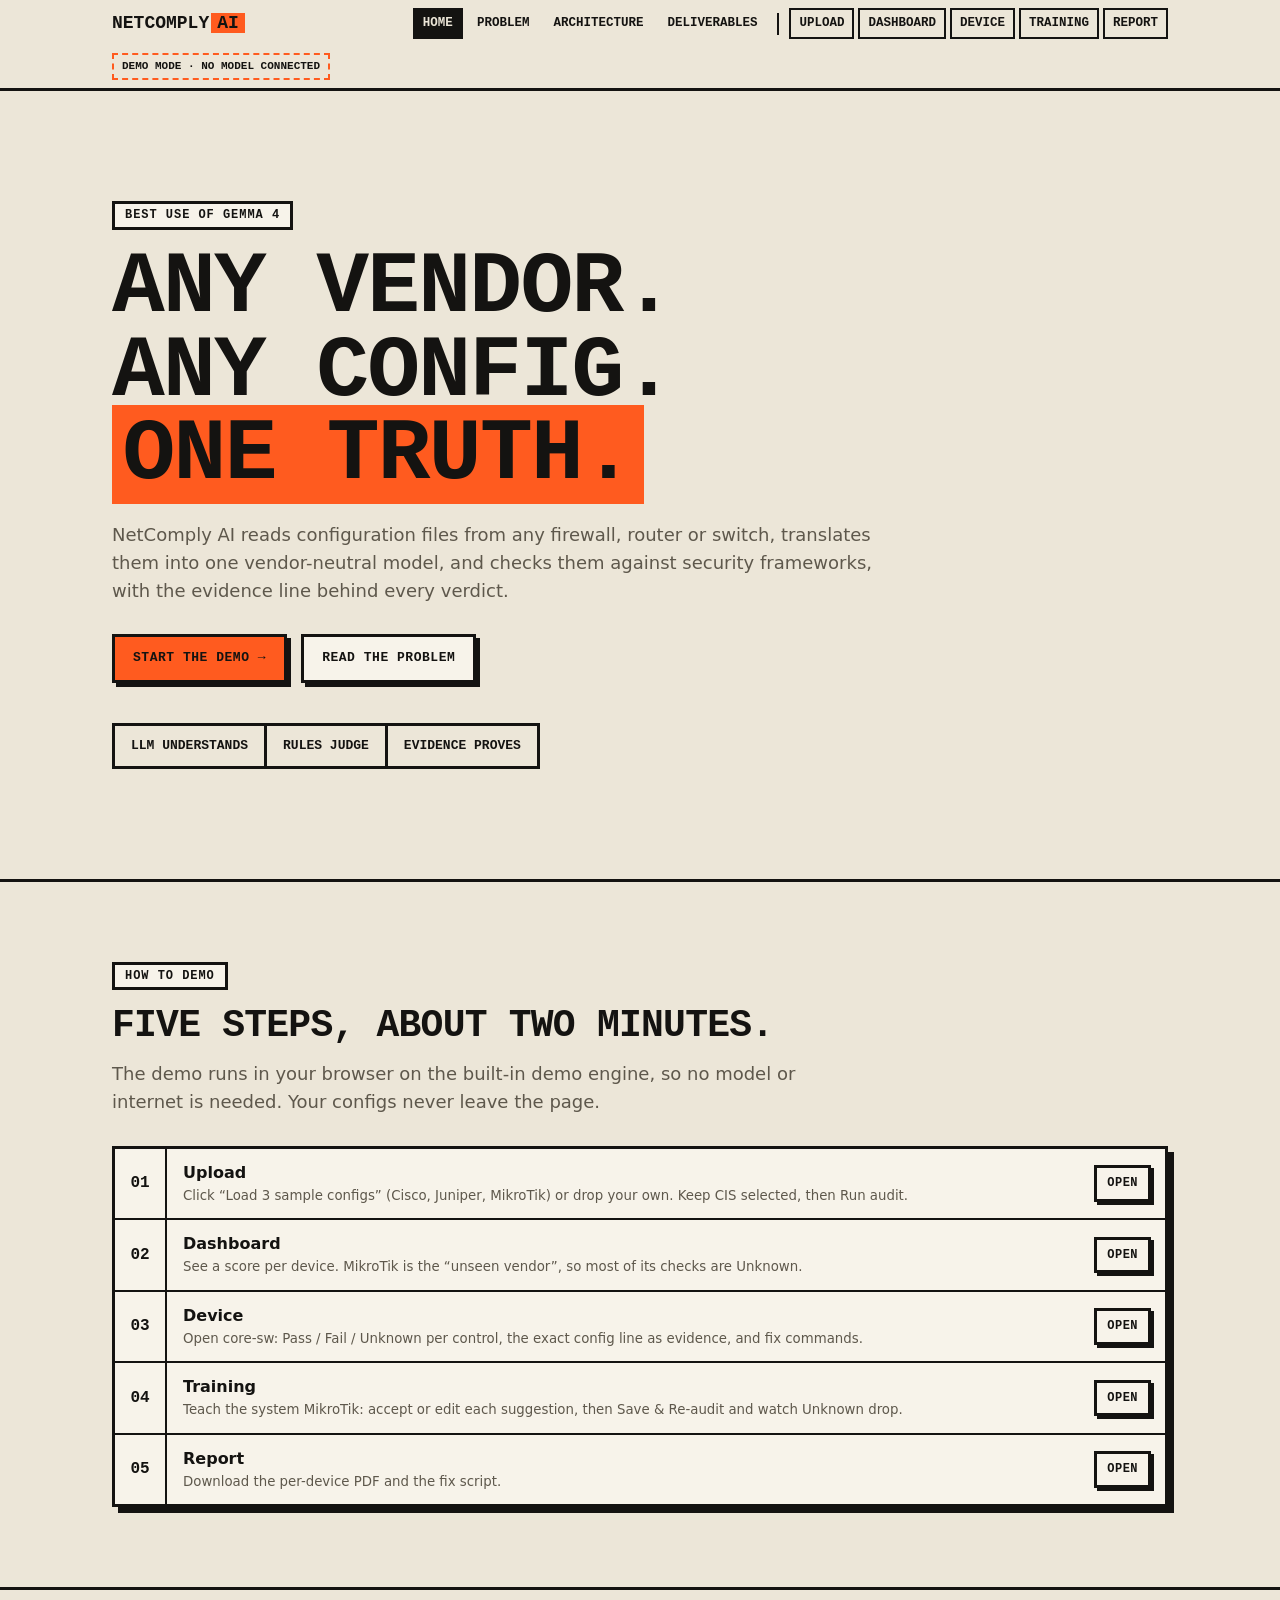
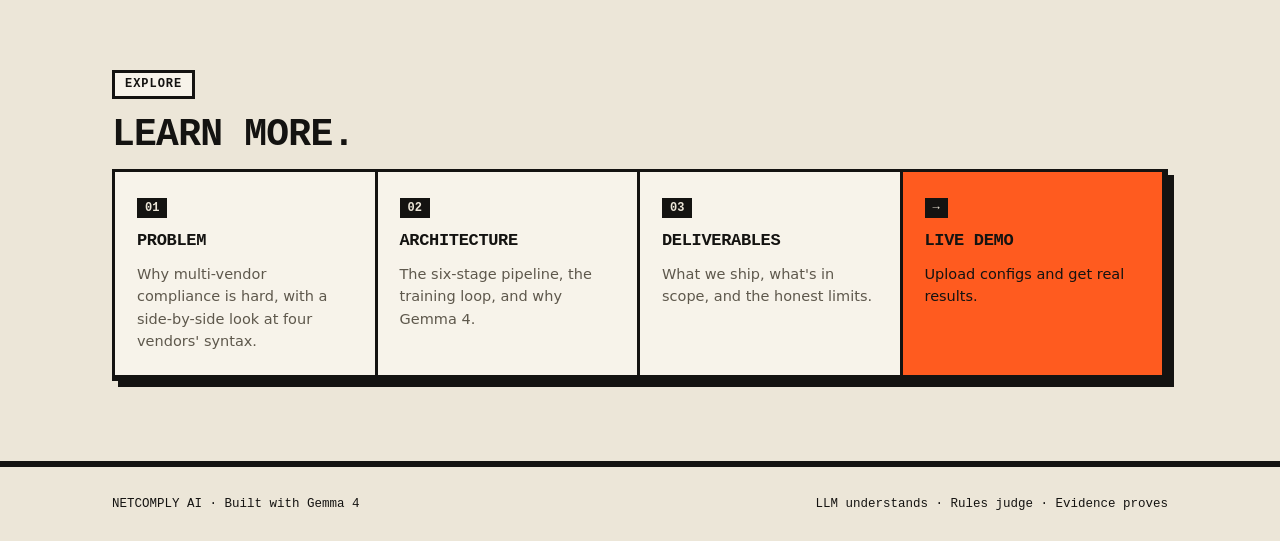
<file: index.html>
<!DOCTYPE html>
<html lang="en">
<head>
  <meta charset="utf-8" />
  <meta name="viewport" content="width=device-width, initial-scale=1" />
  <meta name="snowflake-source" content="cortex-agent-authored" />
  <title>NetComply AI — Vendor-Agnostic Network Compliance</title>
  <link rel="stylesheet" href="/assets/styles.css" />
</head>
<body data-page="home">
<main>
  <header class="hero">
    <div class="wrap">
      <div class="kicker">Best Use of Gemma 4</div>
      <h1>Any vendor.<br>Any config.<br><mark>One truth.</mark></h1>
      <p class="lead">NetComply AI reads configuration files from any firewall, router or switch, translates them into one vendor-neutral model, and checks them against security frameworks, with the evidence line behind every verdict.</p>
      <div class="row">
        <a class="btn primary" href="/upload/">Start the demo →</a>
        <a class="btn" href="/problem/">Read the problem</a>
      </div>
      <div class="stamp"><div>LLM UNDERSTANDS</div><div>RULES JUDGE</div><div>EVIDENCE PROVES</div></div>
    </div>
  </header>

  <section>
    <div class="wrap">
      <div class="kicker">How to demo</div>
      <h2>Five steps, about two minutes.</h2>
      <p class="lead">The demo runs in your browser on the built-in demo engine, so no model or internet is needed. Your configs never leave the page.</p>
      <ol class="howto">
        <li><div><strong>Upload</strong><small>Click “Load 3 sample configs” (Cisco, Juniper, MikroTik) or drop your own. Keep CIS selected, then Run audit.</small></div><a class="btn sm" href="/upload/">Open</a></li>
        <li><div><strong>Dashboard</strong><small>See a score per device. MikroTik is the “unseen vendor”, so most of its checks are Unknown.</small></div><a class="btn sm" href="/dashboard/">Open</a></li>
        <li><div><strong>Device</strong><small>Open core-sw: Pass / Fail / Unknown per control, the exact config line as evidence, and fix commands.</small></div><a class="btn sm" href="/device/">Open</a></li>
        <li><div><strong>Training</strong><small>Teach the system MikroTik: accept or edit each suggestion, then Save &amp; Re-audit and watch Unknown drop.</small></div><a class="btn sm" href="/training/">Open</a></li>
        <li><div><strong>Report</strong><small>Download the per-device PDF and the fix script.</small></div><a class="btn sm" href="/report/">Open</a></li>
      </ol>
    </div>
  </section>

  <section>
    <div class="wrap">
      <div class="kicker">Explore</div>
      <h2>Learn more.</h2>
      <div class="tiles">
        <a class="tile" href="/problem/"><div class="num">01</div><h3>PROBLEM</h3><p>Why multi-vendor compliance is hard, with a side-by-side look at four vendors' syntax.</p></a>
        <a class="tile" href="/architecture/"><div class="num">02</div><h3>ARCHITECTURE</h3><p>The six-stage pipeline, the training loop, and why Gemma 4.</p></a>
        <a class="tile" href="/deliverables/"><div class="num">03</div><h3>DELIVERABLES</h3><p>What we ship, what's in scope, and the honest limits.</p></a>
        <a class="tile go" href="/upload/"><div class="num">→</div><h3>LIVE DEMO</h3><p>Upload configs and get real results.</p></a>
      </div>
    </div>
  </section>
</main>
<script src="/assets/samples.js"></script>
<script src="/assets/engine.js"></script>
<script src="/assets/app.js"></script>
</body>
</html>
</file>
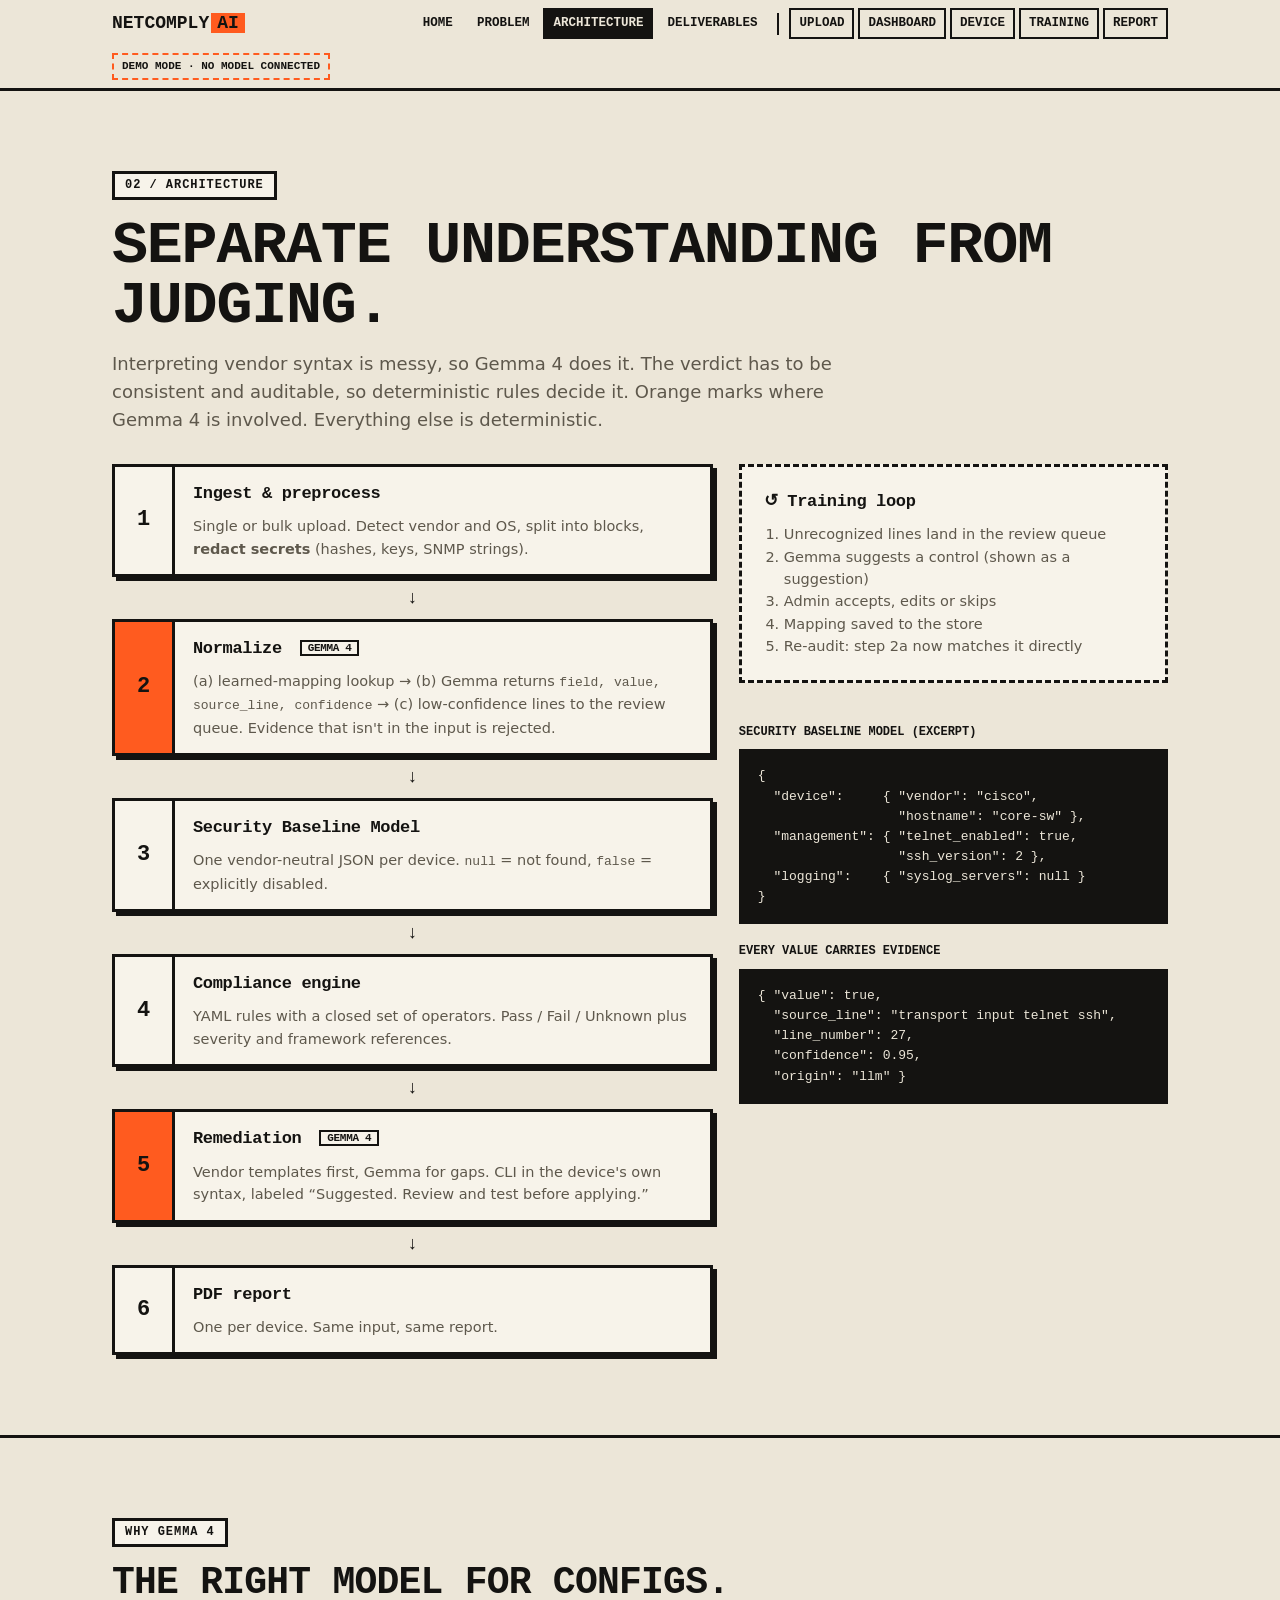
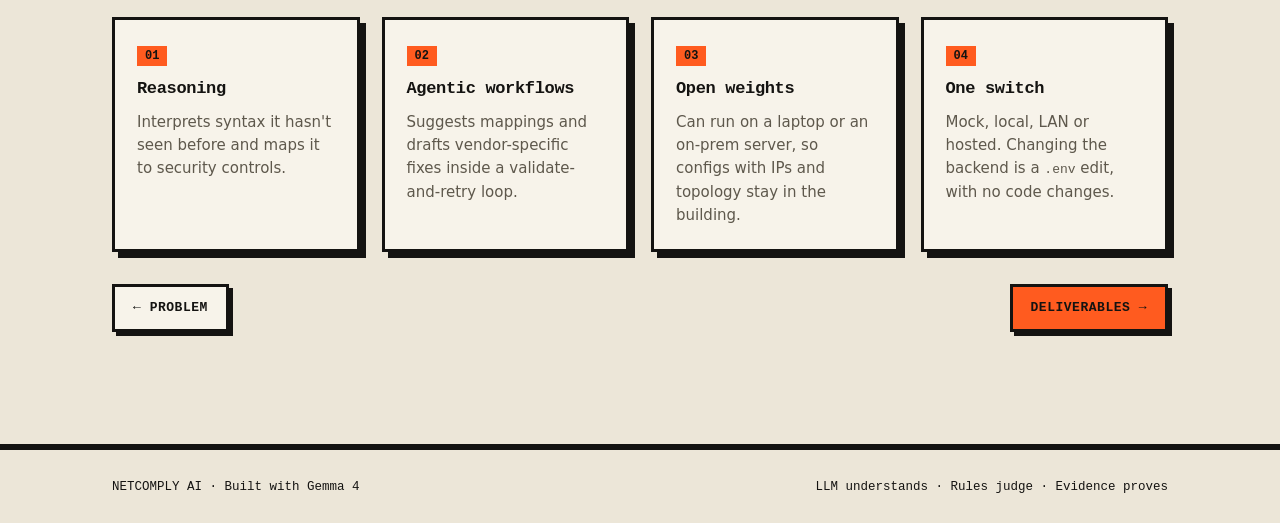
<file: architecture/index.html>
<!DOCTYPE html>
<html lang="en">
<head>
  <meta charset="utf-8" />
  <meta name="viewport" content="width=device-width, initial-scale=1" />
  <meta name="snowflake-source" content="cortex-agent-authored" />
  <title>Architecture — NetComply AI</title>
  <link rel="stylesheet" href="/assets/styles.css" />
</head>
<body data-page="architecture">
<main>
  <section>
    <div class="wrap">
      <div class="kicker">02 / Architecture</div>
      <h1>Separate understanding from judging.</h1>
      <p class="lead">Interpreting vendor syntax is messy, so Gemma 4 does it. The verdict has to be consistent and auditable, so deterministic rules decide it. Orange marks where Gemma 4 is involved. Everything else is deterministic.</p>
      <div class="arch">
        <div class="pipe">
          <div class="stage"><div class="n">1</div><div class="body"><h3>Ingest &amp; preprocess</h3><p>Single or bulk upload. Detect vendor and OS, split into blocks, <strong>redact secrets</strong> (hashes, keys, SNMP strings).</p></div></div>
          <div class="arrow">↓</div>
          <div class="stage ai"><div class="n">2</div><div class="body"><h3>Normalize <span class="tag">Gemma 4</span></h3><p>(a) learned-mapping lookup → (b) Gemma returns <code>field, value, source_line, confidence</code> → (c) low-confidence lines to the review queue. Evidence that isn't in the input is rejected.</p></div></div>
          <div class="arrow">↓</div>
          <div class="stage"><div class="n">3</div><div class="body"><h3>Security Baseline Model</h3><p>One vendor-neutral JSON per device. <code>null</code> = not found, <code>false</code> = explicitly disabled.</p></div></div>
          <div class="arrow">↓</div>
          <div class="stage"><div class="n">4</div><div class="body"><h3>Compliance engine</h3><p>YAML rules with a closed set of operators. Pass / Fail / Unknown plus severity and framework references.</p></div></div>
          <div class="arrow">↓</div>
          <div class="stage ai"><div class="n">5</div><div class="body"><h3>Remediation <span class="tag">Gemma 4</span></h3><p>Vendor templates first, Gemma for gaps. CLI in the device's own syntax, labeled “Suggested. Review and test before applying.”</p></div></div>
          <div class="arrow">↓</div>
          <div class="stage"><div class="n">6</div><div class="body"><h3>PDF report</h3><p>One per device. Same input, same report.</p></div></div>
        </div>
        <div style="display:grid; gap:22px">
          <div class="loop">
            <h3>↺ Training loop</h3>
            <ol>
              <li>Unrecognized lines land in the review queue</li>
              <li>Gemma suggests a control (shown as a suggestion)</li>
              <li>Admin accepts, edits or skips</li>
              <li>Mapping saved to the store</li>
              <li>Re-audit: step 2a now matches it directly</li>
            </ol>
          </div>
          <div>
            <div class="out">Security Baseline Model (excerpt)</div>
<pre>{
  "device":     { "vendor": "cisco",
                  "hostname": "core-sw" },
  "management": { "telnet_enabled": true,
                  "ssh_version": 2 },
  "logging":    { "syslog_servers": null }
}</pre>
            <div class="out">Every value carries evidence</div>
<pre>{ "value": true,
  "source_line": "transport input telnet ssh",
  "line_number": 27,
  "confidence": 0.95,
  "origin": "llm" }</pre>
          </div>
        </div>
      </div>
    </div>
  </section>
  <section>
    <div class="wrap">
      <div class="kicker">Why Gemma 4</div>
      <h2>The right model for configs.</h2>
      <div class="grid">
        <div class="card"><div class="num hot">01</div><h3>Reasoning</h3><p>Interprets syntax it hasn't seen before and maps it to security controls.</p></div>
        <div class="card"><div class="num hot">02</div><h3>Agentic workflows</h3><p>Suggests mappings and drafts vendor-specific fixes inside a validate-and-retry loop.</p></div>
        <div class="card"><div class="num hot">03</div><h3>Open weights</h3><p>Can run on a laptop or an on-prem server, so configs with IPs and topology stay in the building.</p></div>
        <div class="card"><div class="num hot">04</div><h3>One switch</h3><p>Mock, local, LAN or hosted. Changing the backend is a <code>.env</code> edit, with no code changes.</p></div>
      </div>
      <div class="pager"><a class="btn" href="/problem/">← Problem</a><a class="btn primary" href="/deliverables/">Deliverables →</a></div>
    </div>
  </section>
</main>
<script src="/assets/samples.js"></script>
<script src="/assets/engine.js"></script>
<script src="/assets/app.js"></script>
</body>
</html>
</file>
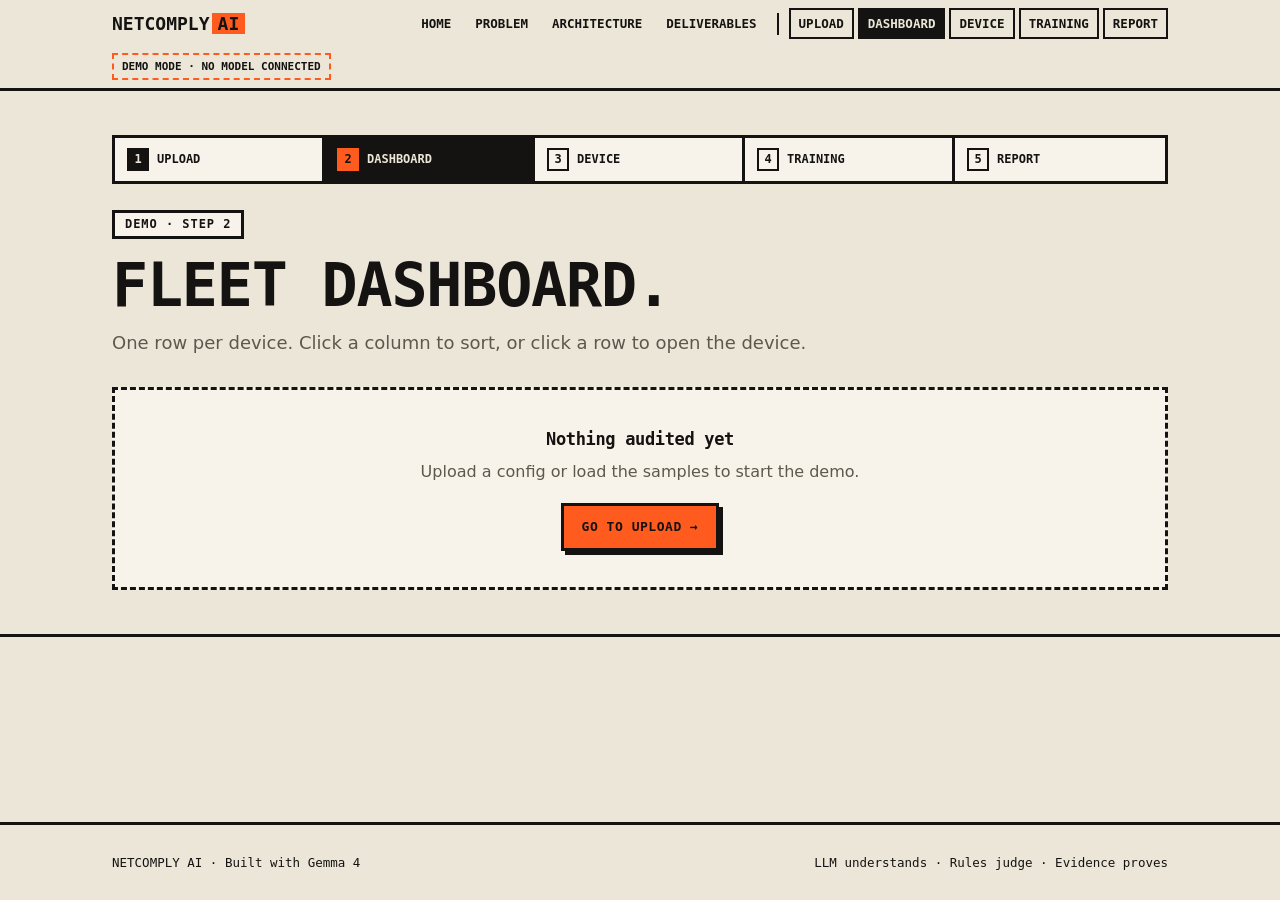
<file: dashboard/index.html>
<!DOCTYPE html>
<html lang="en">
<head>
  <meta charset="utf-8" />
  <meta name="viewport" content="width=device-width, initial-scale=1" />
  <meta name="snowflake-source" content="cortex-agent-authored" />
  <title>Dashboard — NetComply AI</title>
  <link rel="stylesheet" href="/assets/styles.css" />
</head>
<body data-page="dashboard">
<main>
  <section class="tight">
    <div class="wrap">
      <div id="progress"></div>
      <div class="kicker">Demo · Step 2</div>
      <h1>Fleet dashboard.</h1>
      <p class="lead">One row per device. Click a column to sort, or click a row to open the device.</p>
      <div id="app"></div>
    </div>
  </section>
</main>
<script src="/assets/samples.js"></script>
<script src="/assets/engine.js"></script>
<script src="/assets/app.js"></script>
</body>
</html>
</file>
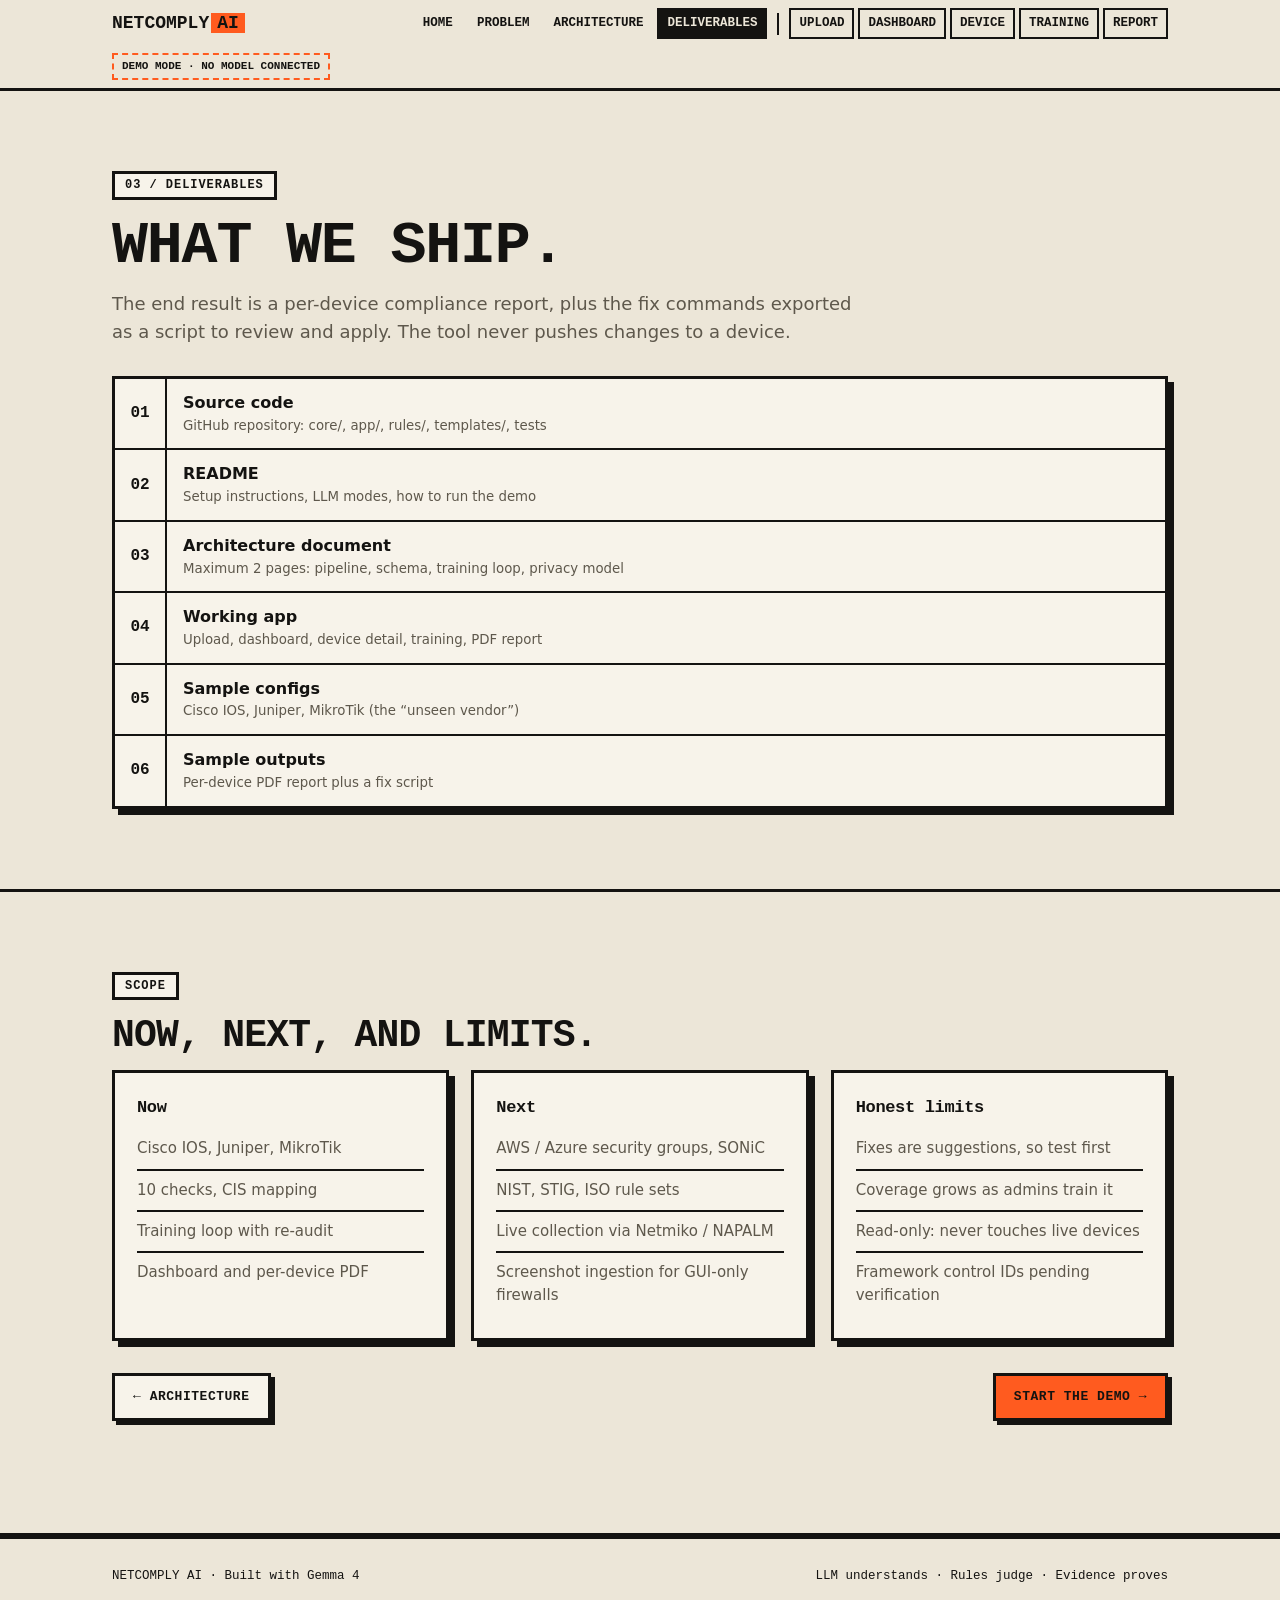
<file: deliverables/index.html>
<!DOCTYPE html>
<html lang="en">
<head>
  <meta charset="utf-8" />
  <meta name="viewport" content="width=device-width, initial-scale=1" />
  <meta name="snowflake-source" content="cortex-agent-authored" />
  <title>Deliverables — NetComply AI</title>
  <link rel="stylesheet" href="/assets/styles.css" />
</head>
<body data-page="deliverables">
<main>
  <section>
    <div class="wrap">
      <div class="kicker">03 / Deliverables</div>
      <h1>What we ship.</h1>
      <p class="lead">The end result is a per-device compliance report, plus the fix commands exported as a script to review and apply. The tool never pushes changes to a device.</p>
      <ul class="check">
        <li><span>01</span><div><strong>Source code</strong><small>GitHub repository: core/, app/, rules/, templates/, tests</small></div></li>
        <li><span>02</span><div><strong>README</strong><small>Setup instructions, LLM modes, how to run the demo</small></div></li>
        <li><span>03</span><div><strong>Architecture document</strong><small>Maximum 2 pages: pipeline, schema, training loop, privacy model</small></div></li>
        <li><span>04</span><div><strong>Working app</strong><small>Upload, dashboard, device detail, training, PDF report</small></div></li>
        <li><span>05</span><div><strong>Sample configs</strong><small>Cisco IOS, Juniper, MikroTik (the “unseen vendor”)</small></div></li>
        <li><span>06</span><div><strong>Sample outputs</strong><small>Per-device PDF report plus a fix script</small></div></li>
      </ul>
    </div>
  </section>
  <section>
    <div class="wrap">
      <div class="kicker">Scope</div>
      <h2>Now, next, and limits.</h2>
      <div class="grid">
        <div class="card"><h3>Now</h3><ul class="plain"><li>Cisco IOS, Juniper, MikroTik</li><li>10 checks, CIS mapping</li><li>Training loop with re-audit</li><li>Dashboard and per-device PDF</li></ul></div>
        <div class="card"><h3>Next</h3><ul class="plain"><li>AWS / Azure security groups, SONiC</li><li>NIST, STIG, ISO rule sets</li><li>Live collection via Netmiko / NAPALM</li><li>Screenshot ingestion for GUI-only firewalls</li></ul></div>
        <div class="card"><h3>Honest limits</h3><ul class="plain"><li>Fixes are suggestions, so test first</li><li>Coverage grows as admins train it</li><li>Read-only: never touches live devices</li><li>Framework control IDs pending verification</li></ul></div>
      </div>
      <div class="pager"><a class="btn" href="/architecture/">← Architecture</a><a class="btn primary" href="/upload/">Start the demo →</a></div>
    </div>
  </section>
</main>
<script src="/assets/samples.js"></script>
<script src="/assets/engine.js"></script>
<script src="/assets/app.js"></script>
</body>
</html>
</file>
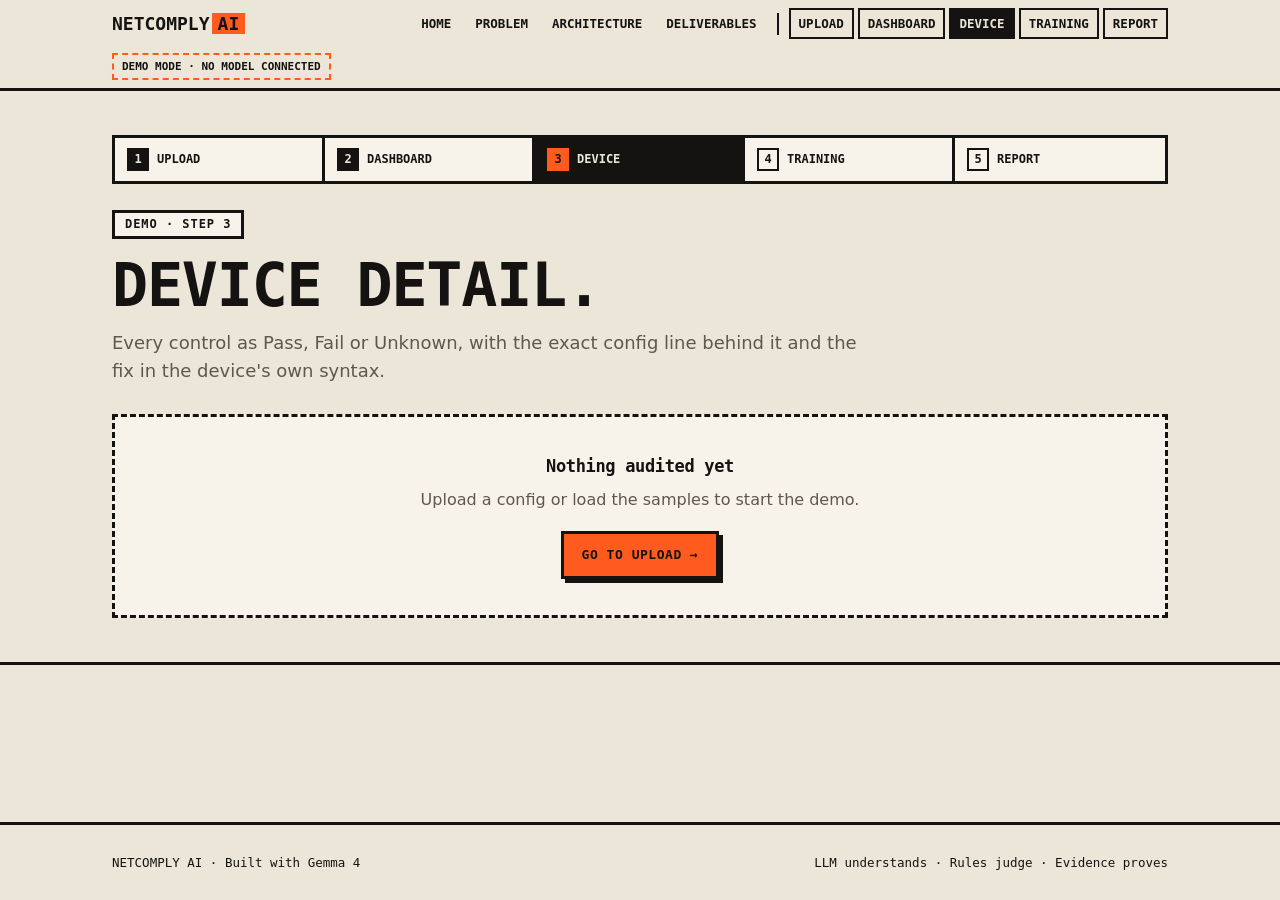
<file: device/index.html>
<!DOCTYPE html>
<html lang="en">
<head>
  <meta charset="utf-8" />
  <meta name="viewport" content="width=device-width, initial-scale=1" />
  <meta name="snowflake-source" content="cortex-agent-authored" />
  <title>Device — NetComply AI</title>
  <link rel="stylesheet" href="/assets/styles.css" />
</head>
<body data-page="device">
<main>
  <section class="tight">
    <div class="wrap">
      <div id="progress"></div>
      <div class="kicker">Demo · Step 3</div>
      <h1>Device detail.</h1>
      <p class="lead">Every control as Pass, Fail or Unknown, with the exact config line behind it and the fix in the device's own syntax.</p>
      <div id="app"></div>
    </div>
  </section>
</main>
<script src="/assets/samples.js"></script>
<script src="/assets/engine.js"></script>
<script src="/assets/app.js"></script>
</body>
</html>
</file>
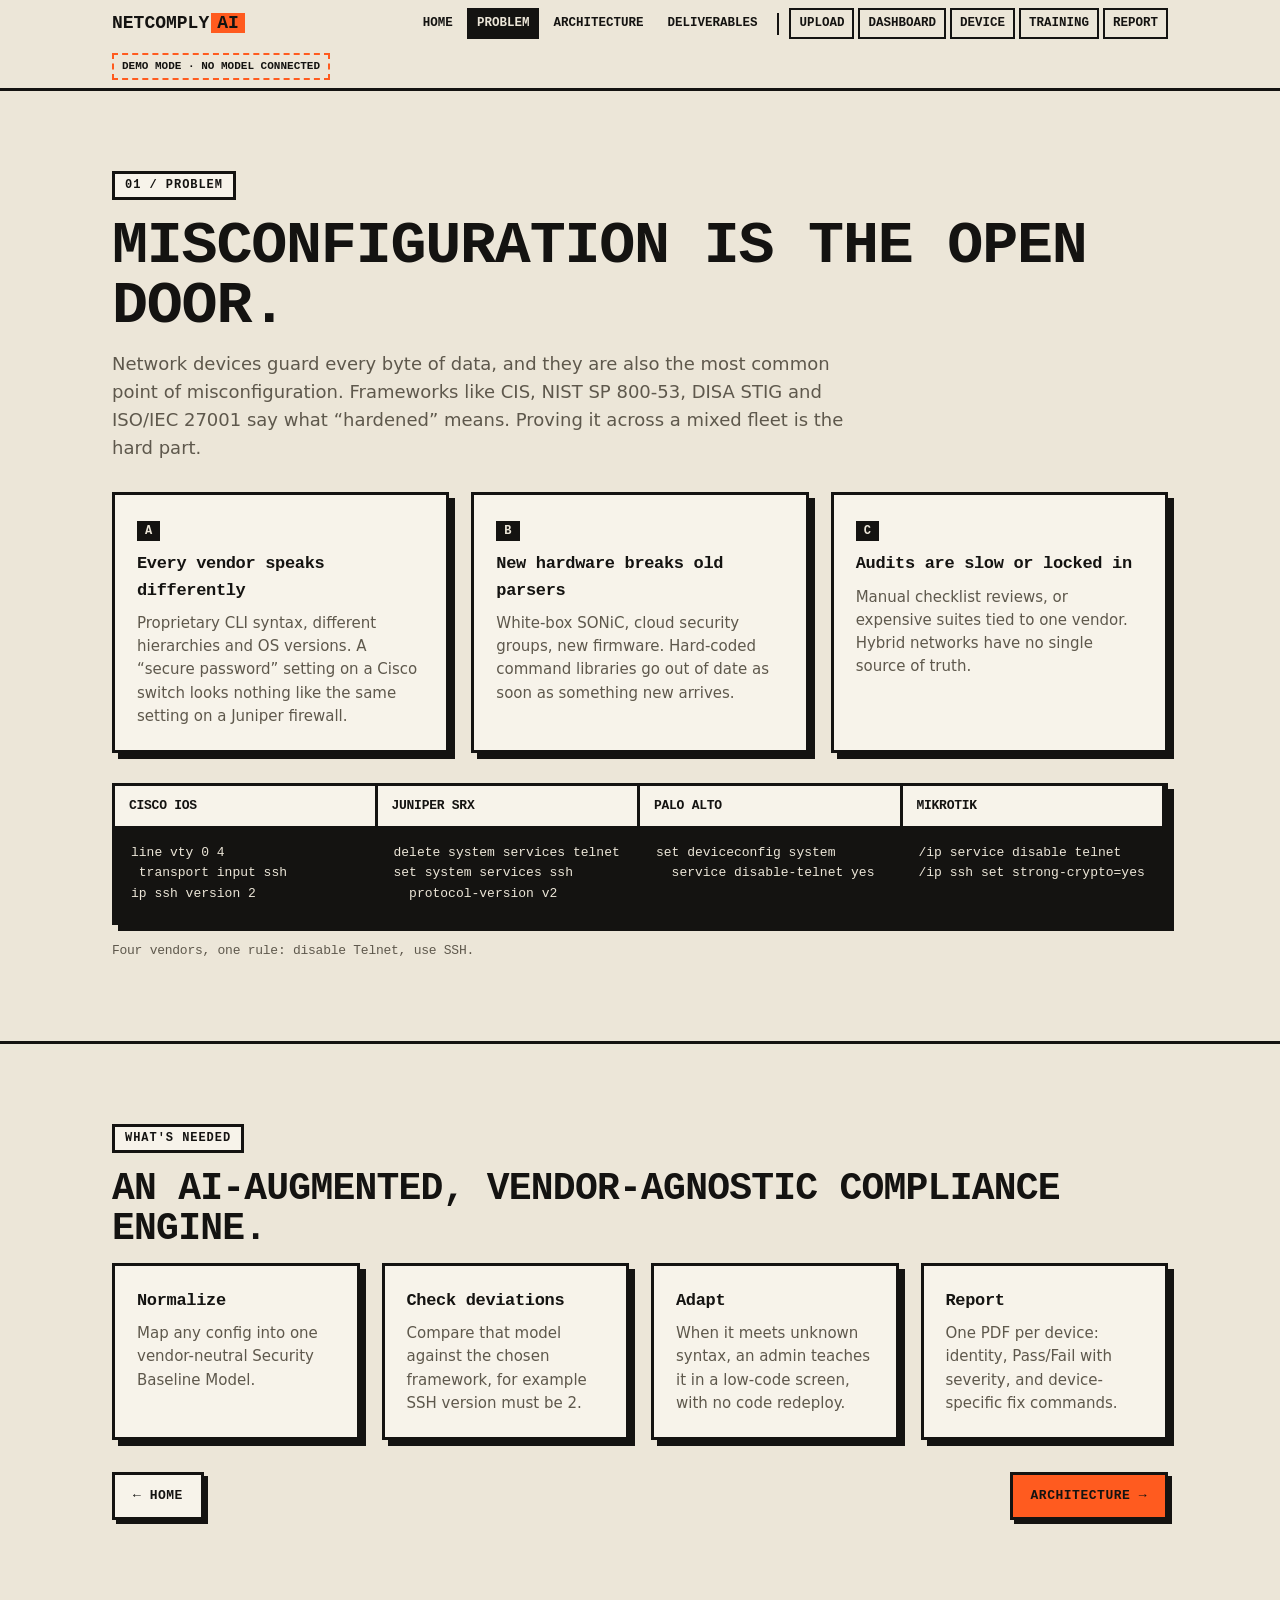
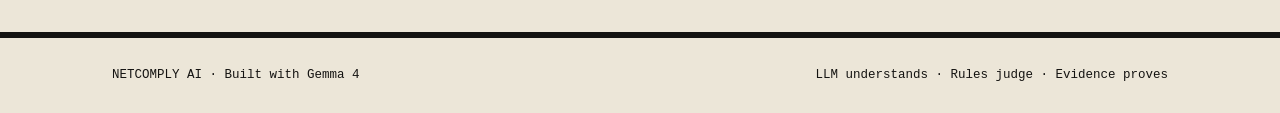
<file: problem/index.html>
<!DOCTYPE html>
<html lang="en">
<head>
  <meta charset="utf-8" />
  <meta name="viewport" content="width=device-width, initial-scale=1" />
  <meta name="snowflake-source" content="cortex-agent-authored" />
  <title>Problem — NetComply AI</title>
  <link rel="stylesheet" href="/assets/styles.css" />
</head>
<body data-page="problem">
<main>
  <section>
    <div class="wrap">
      <div class="kicker">01 / Problem</div>
      <h1>Misconfiguration is the open door.</h1>
      <p class="lead">Network devices guard every byte of data, and they are also the most common point of misconfiguration. Frameworks like CIS, NIST SP 800-53, DISA STIG and ISO/IEC 27001 say what “hardened” means. Proving it across a mixed fleet is the hard part.</p>
      <div class="grid">
        <div class="card"><div class="num">A</div><h3>Every vendor speaks differently</h3><p>Proprietary CLI syntax, different hierarchies and OS versions. A “secure password” setting on a Cisco switch looks nothing like the same setting on a Juniper firewall.</p></div>
        <div class="card"><div class="num">B</div><h3>New hardware breaks old parsers</h3><p>White-box SONiC, cloud security groups, new firmware. Hard-coded command libraries go out of date as soon as something new arrives.</p></div>
        <div class="card"><div class="num">C</div><h3>Audits are slow or locked in</h3><p>Manual checklist reviews, or expensive suites tied to one vendor. Hybrid networks have no single source of truth.</p></div>
      </div>
      <div class="vendors">
        <div><h3>Cisco IOS</h3><pre>line vty 0 4
 transport input ssh
ip ssh version 2</pre></div>
        <div><h3>Juniper SRX</h3><pre>delete system services telnet
set system services ssh
  protocol-version v2</pre></div>
        <div><h3>Palo Alto</h3><pre>set deviceconfig system
  service disable-telnet yes</pre></div>
        <div><h3>MikroTik</h3><pre>/ip service disable telnet
/ip ssh set strong-crypto=yes</pre></div>
      </div>
      <p class="muted small mono" style="margin-top:16px">Four vendors, one rule: disable Telnet, use SSH.</p>
    </div>
  </section>
  <section>
    <div class="wrap">
      <div class="kicker">What's needed</div>
      <h2>An AI-augmented, vendor-agnostic compliance engine.</h2>
      <div class="grid">
        <div class="card"><h3>Normalize</h3><p>Map any config into one vendor-neutral Security Baseline Model.</p></div>
        <div class="card"><h3>Check deviations</h3><p>Compare that model against the chosen framework, for example SSH version must be 2.</p></div>
        <div class="card"><h3>Adapt</h3><p>When it meets unknown syntax, an admin teaches it in a low-code screen, with no code redeploy.</p></div>
        <div class="card"><h3>Report</h3><p>One PDF per device: identity, Pass/Fail with severity, and device-specific fix commands.</p></div>
      </div>
      <div class="pager"><a class="btn" href="/">← Home</a><a class="btn primary" href="/architecture/">Architecture →</a></div>
    </div>
  </section>
</main>
<script src="/assets/samples.js"></script>
<script src="/assets/engine.js"></script>
<script src="/assets/app.js"></script>
</body>
</html>
</file>
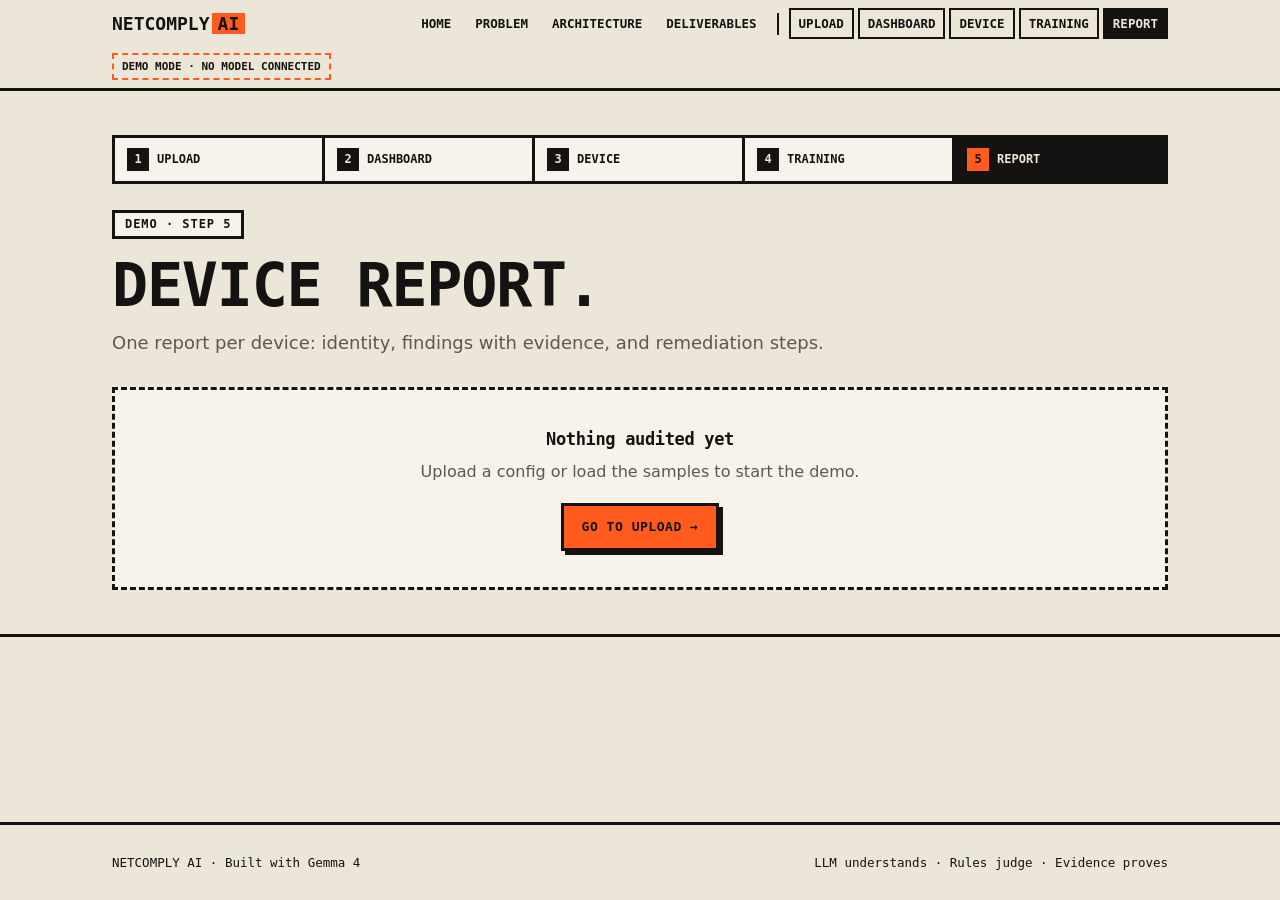
<file: report/index.html>
<!DOCTYPE html>
<html lang="en">
<head>
  <meta charset="utf-8" />
  <meta name="viewport" content="width=device-width, initial-scale=1" />
  <meta name="snowflake-source" content="cortex-agent-authored" />
  <title>Report — NetComply AI</title>
  <link rel="stylesheet" href="/assets/styles.css" />
</head>
<body data-page="report">
<main>
  <section class="tight">
    <div class="wrap">
      <div id="progress"></div>
      <div class="kicker noprint">Demo · Step 5</div>
      <h1 class="noprint">Device report.</h1>
      <p class="lead noprint">One report per device: identity, findings with evidence, and remediation steps.</p>
      <div id="app"></div>
    </div>
  </section>
</main>
<script src="/assets/samples.js"></script>
<script src="/assets/engine.js"></script>
<script src="/assets/app.js"></script>
</body>
</html>
</file>
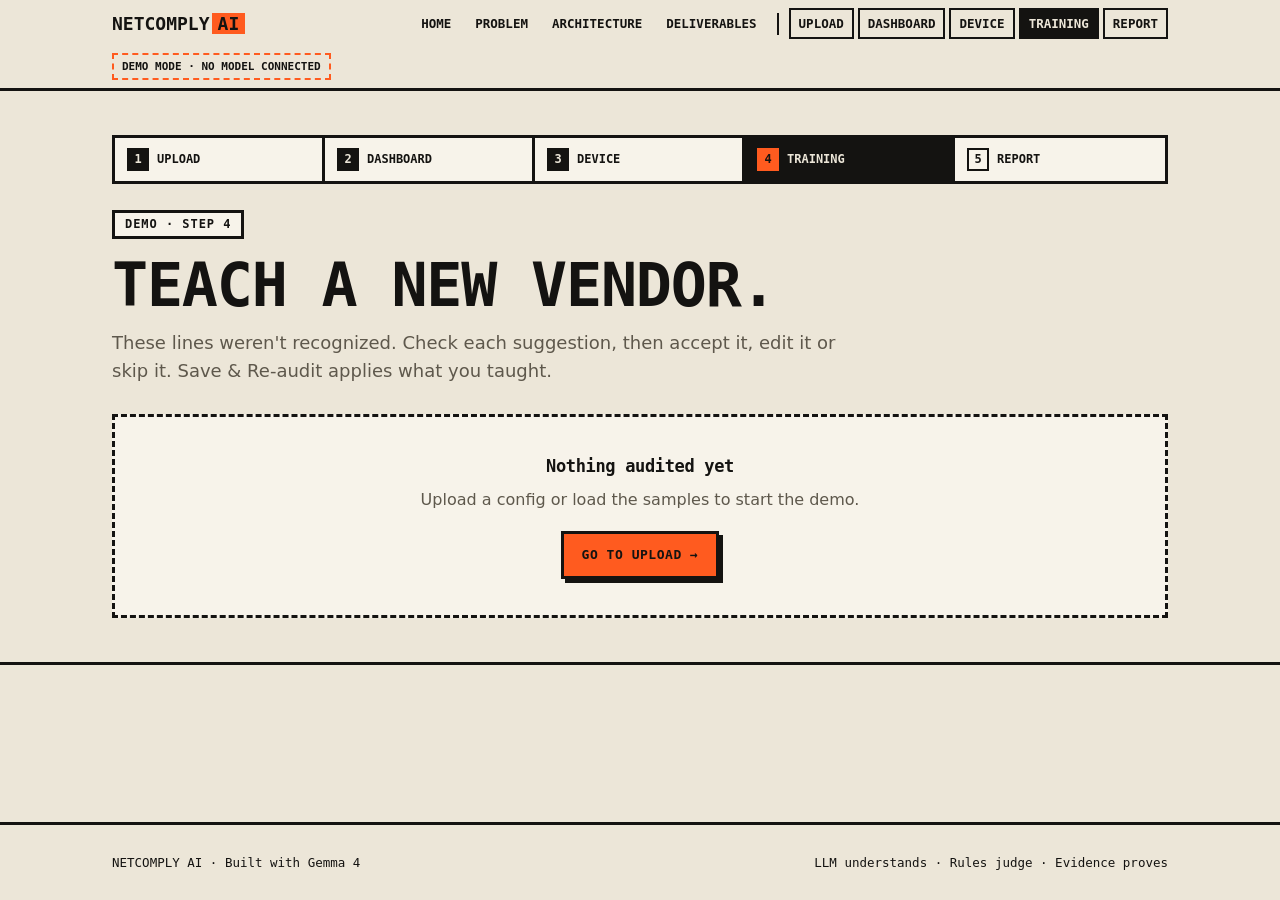
<file: training/index.html>
<!DOCTYPE html>
<html lang="en">
<head>
  <meta charset="utf-8" />
  <meta name="viewport" content="width=device-width, initial-scale=1" />
  <meta name="snowflake-source" content="cortex-agent-authored" />
  <title>Training — NetComply AI</title>
  <link rel="stylesheet" href="/assets/styles.css" />
</head>
<body data-page="training">
<main>
  <section class="tight">
    <div class="wrap">
      <div id="progress"></div>
      <div class="kicker">Demo · Step 4</div>
      <h1>Teach a new vendor.</h1>
      <p class="lead">These lines weren't recognized. Check each suggestion, then accept it, edit it or skip it. Save &amp; Re-audit applies what you taught.</p>
      <div id="app"></div>
    </div>
  </section>
</main>
<script src="/assets/samples.js"></script>
<script src="/assets/engine.js"></script>
<script src="/assets/app.js"></script>
</body>
</html>
</file>
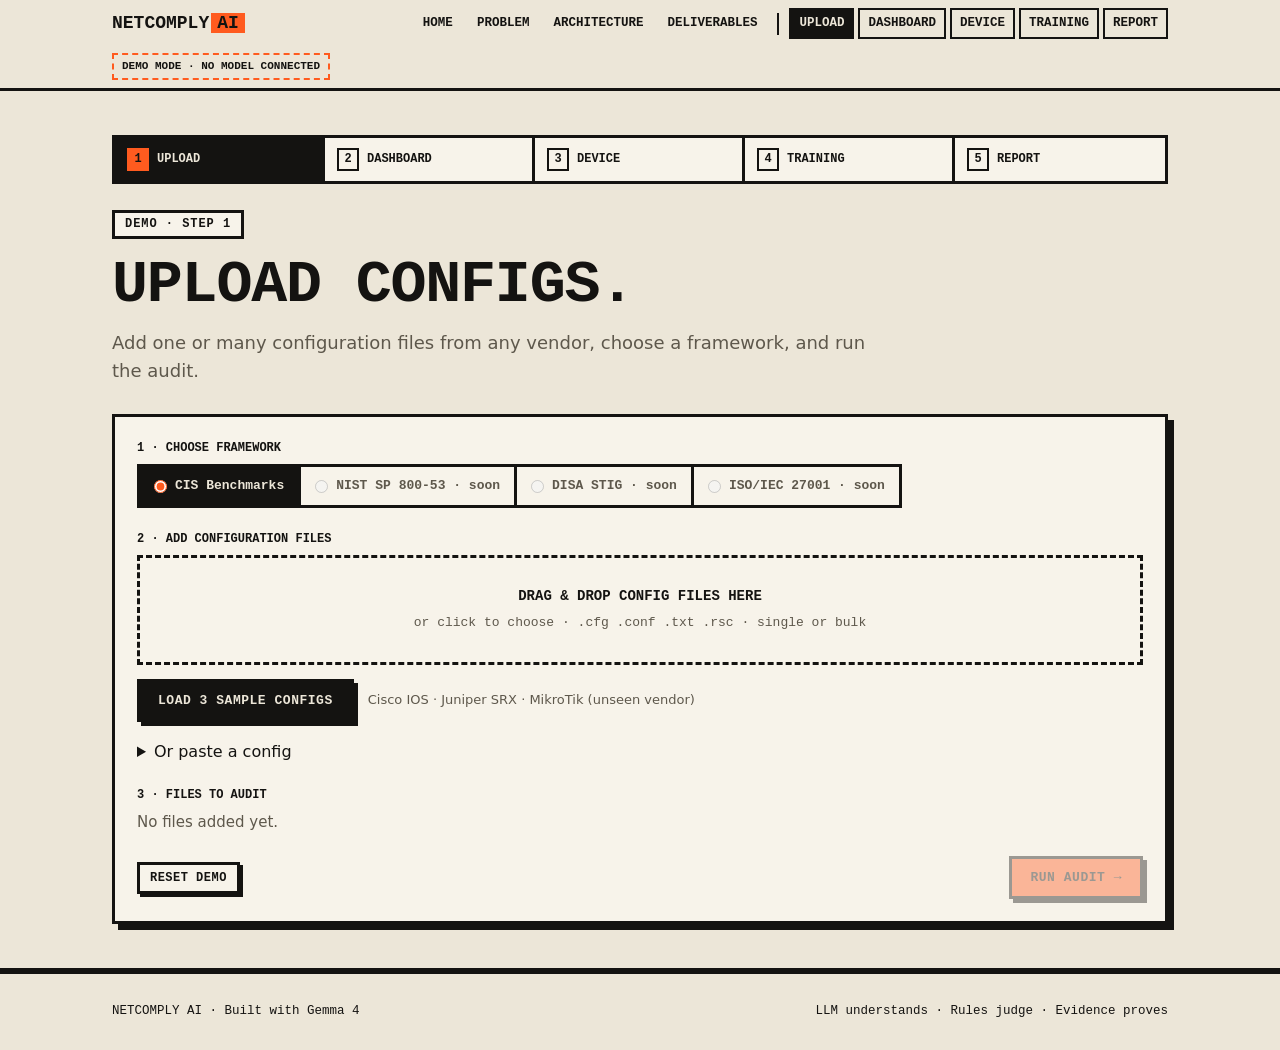
<file: upload/index.html>
<!DOCTYPE html>
<html lang="en">
<head>
  <meta charset="utf-8" />
  <meta name="viewport" content="width=device-width, initial-scale=1" />
  <meta name="snowflake-source" content="cortex-agent-authored" />
  <title>Upload — NetComply AI</title>
  <link rel="stylesheet" href="/assets/styles.css" />
</head>
<body data-page="upload">
<main>
  <section class="tight">
    <div class="wrap">
      <div id="progress"></div>
      <div class="kicker">Demo · Step 1</div>
      <h1>Upload configs.</h1>
      <p class="lead">Add one or many configuration files from any vendor, choose a framework, and run the audit.</p>
      <div id="app"></div>
    </div>
  </section>
</main>
<script src="/assets/samples.js"></script>
<script src="/assets/engine.js"></script>
<script src="/assets/app.js"></script>
</body>
</html>
</file>
<file: assets/styles.css>
:root {
  color-scheme: light dark;
  --paper: light-dark(#ECE6D8, #171614);
  --card:  light-dark(#F7F3EA, #201F1C);
  --ink:   light-dark(#141311, #ECE6D8);
  --dim:   light-dark(#5E584C, #A39C8E);
  --line:  light-dark(#141311, #ECE6D8);
  --hot:   #FF5B1F;
  --hot-ink: #141311;
  --b: 3px solid var(--line);
  --sh: 6px 6px 0 var(--line);
  --mono: ui-monospace, "JetBrains Mono", "SF Mono", Consolas, Menlo, monospace;
  --sans: "Inter", system-ui, -apple-system, "Segoe UI", sans-serif;
}
* { box-sizing: border-box; margin: 0; padding: 0; }
body { background: var(--paper); color: var(--ink); font-family: var(--sans); line-height: 1.55; min-height: 100vh; display: flex; flex-direction: column; }
main { flex: 1; }
img, svg { max-width: 100%; height: auto; }
a { color: inherit; }
.wrap { max-width: 1120px; width: 100%; margin: 0 auto; padding: 0 clamp(16px, 4vw, 32px); }
section { padding: clamp(40px, 7vw, 80px) 0; border-bottom: var(--b); }
section.tight { padding: clamp(28px, 4vw, 44px) 0; }
h1, h2, h3, .mono { font-family: var(--mono); letter-spacing: -0.02em; }
h1 { font-size: clamp(32px, 6vw, 60px); line-height: 1; text-transform: uppercase; margin-bottom: 14px; }
h2 { font-size: clamp(24px, 4vw, 38px); line-height: 1.05; margin-bottom: 14px; text-transform: uppercase; }
h3 { font-size: 17px; margin-bottom: 8px; }
p + p { margin-top: 10px; }
.kicker { font-family: var(--mono); font-size: 12px; font-weight: 800; text-transform: uppercase; letter-spacing: .08em; display: inline-block; border: var(--b); padding: 2px 10px; margin-bottom: 16px; background: var(--card); }
.lead { font-size: clamp(16px, 2vw, 18px); color: var(--dim); max-width: 760px; margin-bottom: 30px; }
.grid { display: grid; gap: 22px; grid-template-columns: repeat(auto-fit, minmax(240px, 1fr)); }
.card { background: var(--card); border: var(--b); box-shadow: var(--sh); padding: 22px; }
.card p, .card li { color: var(--dim); font-size: 15px; }
.num { font-family: var(--mono); font-weight: 800; font-size: 12px; display: inline-block; background: var(--ink); color: var(--paper); padding: 1px 8px; margin-bottom: 10px; }
.hot { background: var(--hot); color: var(--hot-ink); }
code, pre, kbd { font-family: var(--mono); font-size: 13px; }
pre { background: var(--ink); color: var(--paper); padding: 14px 16px; overflow-x: auto; border: var(--b); white-space: pre; }
.muted { color: var(--dim); }
.small { font-size: 13px; }

/* buttons & controls */
.btn { font-family: var(--mono); font-weight: 800; text-transform: uppercase; font-size: 13px; letter-spacing: .04em; text-decoration: none; display: inline-flex; align-items: center; gap: 8px; padding: 11px 18px; border: var(--b); box-shadow: 4px 4px 0 var(--line); background: var(--card); color: var(--ink); cursor: pointer; transition: transform .08s, box-shadow .08s; }
.btn:hover:not([disabled]) { transform: translate(2px, 2px); box-shadow: 2px 2px 0 var(--line); }
.btn:focus-visible, .field:focus-visible, select:focus-visible, textarea:focus-visible, th button:focus-visible { outline: 3px solid var(--hot); outline-offset: 2px; }
.btn.primary { background: var(--hot); color: var(--hot-ink); }
.btn.ink { background: var(--ink); color: var(--paper); }
.btn.sm { padding: 6px 10px; font-size: 12px; box-shadow: 3px 3px 0 var(--line); }
.btn[disabled] { opacity: .4; cursor: not-allowed; }
.row { display: flex; gap: 14px; flex-wrap: wrap; align-items: center; }
.row.end { justify-content: flex-end; }
.row.between { justify-content: space-between; }
label.lbl { font-family: var(--mono); font-size: 12px; font-weight: 800; text-transform: uppercase; display: block; margin-bottom: 6px; }
textarea, select, input.field { font-family: var(--mono); font-size: 13px; background: var(--card); color: var(--ink); border: var(--b); padding: 10px 12px; width: 100%; border-radius: 0; }
textarea { min-height: 200px; resize: vertical; }
select { appearance: none; background-image: linear-gradient(45deg, transparent 50%, var(--ink) 50%), linear-gradient(135deg, var(--ink) 50%, transparent 50%); background-position: calc(100% - 16px) 50%, calc(100% - 11px) 50%; background-size: 5px 5px; background-repeat: no-repeat; padding-right: 30px; }
.dz { border: 3px dashed var(--line); padding: 28px; text-align: center; font-family: var(--mono); font-size: 14px; background: var(--card); cursor: pointer; display: block; }
.dz.over { background: var(--ink); color: var(--paper); }
.dz input { position: absolute; width: 1px; height: 1px; opacity: 0; }
.fw { display: flex; flex-wrap: wrap; border: var(--b); width: fit-content; max-width: 100%; }
.fw label { font-family: var(--mono); font-size: 13px; font-weight: 700; padding: 9px 14px; border-right: var(--b); cursor: pointer; display: flex; gap: 8px; align-items: center; }
.fw label:last-child { border-right: 0; }
.fw input { accent-color: var(--hot); }
.fw label.off { color: var(--dim); cursor: not-allowed; }
.fw label.on { background: var(--ink); color: var(--paper); }

/* nav */
nav.top { position: sticky; top: 0; z-index: 10; background: var(--paper); border-bottom: var(--b); }
nav.top .wrap { display: flex; align-items: center; justify-content: space-between; gap: 14px; min-height: 60px; flex-wrap: wrap; padding-top: 8px; padding-bottom: 8px; }
.logo { font-family: var(--mono); font-weight: 800; font-size: 18px; text-decoration: none; }
.logo span { background: var(--hot); color: var(--hot-ink); padding: 0 6px; margin-left: 2px; }
.links { display: flex; gap: 4px; flex-wrap: wrap; align-items: center; }
.links a { font-family: var(--mono); font-size: 12.5px; text-decoration: none; font-weight: 700; text-transform: uppercase; padding: 4px 8px; border: 2px solid transparent; }
.links a:hover { border-color: var(--line); }
.links a.on { background: var(--ink); color: var(--paper); }
.links .sep { width: 2px; height: 22px; background: var(--line); margin: 0 6px; }
.links a.demo { border-color: var(--line); }
.badge { font-family: var(--mono); font-size: 11px; font-weight: 800; text-transform: uppercase; border: 2px dashed var(--hot); padding: 3px 8px; white-space: nowrap; }
.badge.live { border-style: solid; border-color: var(--line); }

/* demo progress */
.progress { display: grid; grid-template-columns: repeat(5, 1fr); border: var(--b); margin-bottom: 26px; background: var(--card); }
.progress a { font-family: var(--mono); font-size: 12px; font-weight: 800; text-transform: uppercase; text-decoration: none; padding: 10px 12px; border-right: var(--b); display: flex; gap: 8px; align-items: center; }
.progress a:last-child { border-right: 0; }
.progress a b { border: 2px solid var(--line); min-width: 22px; text-align: center; }
.progress a.on { background: var(--ink); color: var(--paper); }
.progress a.on b { background: var(--hot); color: var(--hot-ink); border-color: var(--hot); }
.progress a.done b { background: var(--ink); color: var(--paper); }
@media (max-width: 720px) { .progress { grid-template-columns: 1fr 1fr; } .progress a { border-bottom: 2px solid var(--line); } }

/* tables & status */
.table-wrap { overflow-x: auto; border: var(--b); background: var(--card); box-shadow: var(--sh); }
table { border-collapse: collapse; width: 100%; font-size: 14px; }
th, td { text-align: left; padding: 9px 12px; border-bottom: 2px solid var(--line); vertical-align: top; }
tr:last-child td { border-bottom: 0; }
th { font-family: var(--mono); font-size: 12px; text-transform: uppercase; background: var(--ink); color: var(--paper); white-space: nowrap; }
th button { all: unset; cursor: pointer; }
td code { font-size: 12.5px; word-break: break-word; }
tr.click { cursor: pointer; }
tr.click:hover td { background: var(--paper); }
.st { font-family: var(--mono); font-weight: 800; font-size: 12px; padding: 1px 7px; border: 2px solid var(--line); white-space: nowrap; display: inline-block; }
.st.pass { background: var(--ink); color: var(--paper); }
.st.fail { background: var(--hot); color: var(--hot-ink); }
.st.unknown { border-style: dashed; }
.sev { font-family: var(--mono); font-size: 12px; font-weight: 800; text-transform: uppercase; }
.origin { font-family: var(--mono); font-size: 11px; border: 2px solid var(--line); padding: 0 5px; margin-left: 6px; text-transform: uppercase; white-space: nowrap; }
.suggest { border: 2px dashed var(--line); padding: 8px 10px; font-size: 13px; background: var(--paper); }
.suggest .tagline { font-family: var(--mono); font-size: 11px; font-weight: 800; text-transform: uppercase; }
.note { font-family: var(--mono); font-size: 12.5px; border-left: 6px solid var(--hot); padding: 8px 12px; background: var(--card); margin: 14px 0; }
.empty { border: 3px dashed var(--line); padding: 36px; text-align: center; background: var(--card); }
.empty p { color: var(--dim); margin: 8px 0 18px; }

/* stats */
.stats { display: grid; grid-template-columns: repeat(auto-fit, minmax(150px, 1fr)); border: var(--b); box-shadow: var(--sh); background: var(--card); margin-bottom: 26px; }
.stats > div { padding: 16px 18px; border-right: var(--b); border-bottom: var(--b); }
.stats .k { font-family: var(--mono); font-size: 11px; font-weight: 800; text-transform: uppercase; color: var(--dim); }
.stats .v { font-family: var(--mono); font-size: clamp(24px, 4vw, 34px); font-weight: 800; line-height: 1.1; word-break: break-word; }
.stats .v.sm { font-size: 16px; padding-top: 6px; }
.delta { font-family: var(--mono); font-weight: 800; font-size: clamp(22px, 4vw, 34px); }

details.fix { border: var(--b); background: var(--card); box-shadow: var(--sh); margin-top: 26px; }
details.fix summary { font-family: var(--mono); font-weight: 800; text-transform: uppercase; padding: 14px 18px; cursor: pointer; list-style: none; display: flex; justify-content: space-between; }
details.fix summary::after { content: "+"; }
details.fix[open] summary::after { content: "−"; }
details.fix[open] summary { border-bottom: var(--b); }
details.fix .inner { padding: 18px; }
.fixblock { margin-bottom: 16px; }
.fixblock h3 { font-size: 14px; display: flex; gap: 10px; align-items: center; flex-wrap: wrap; }

/* training */
.trow { display: grid; grid-template-columns: minmax(0, 1fr) minmax(0, 1fr); border: var(--b); background: var(--card); box-shadow: 4px 4px 0 var(--line); margin-bottom: 18px; }
.trow > div { padding: 16px; }
.trow > div:first-child { border-right: var(--b); }
@media (max-width: 760px) { .trow { grid-template-columns: 1fr; } .trow > div:first-child { border-right: 0; border-bottom: var(--b); } }
.trow.done { opacity: .55; }
.trow .ctx { font-size: 12px; margin-top: 10px; }
.trow .ctx pre { font-size: 12px; padding: 8px 10px; }
.trow .grid2 { display: grid; grid-template-columns: 1fr 1fr; gap: 10px; margin: 12px 0; }
@media (max-width: 480px) { .trow .grid2 { grid-template-columns: 1fr; } }
.status-line { font-family: var(--mono); font-size: 12px; font-weight: 800; text-transform: uppercase; }

/* explainer pieces */
.hero { padding: clamp(56px, 10vw, 110px) 0; border-bottom: var(--b); }
.hero h1 { font-size: clamp(38px, 8vw, 88px); line-height: .95; margin-bottom: 24px; }
.hero h1 mark { background: var(--hot); color: var(--hot-ink); padding: 0 .12em; }
.stamp { margin-top: 40px; display: flex; flex-wrap: wrap; border: var(--b); width: fit-content; max-width: 100%; }
.stamp div { padding: 10px 16px; font-family: var(--mono); font-size: 13px; font-weight: 800; border-right: var(--b); }
.stamp div:last-child { border-right: 0; }
.tiles { display: grid; grid-template-columns: repeat(auto-fit, minmax(240px, 1fr)); border: var(--b); box-shadow: var(--sh); }
.tile { display: block; text-decoration: none; padding: 22px; background: var(--card); border-right: var(--b); border-bottom: var(--b); }
.tile:hover { background: var(--ink); color: var(--paper); }
.tile:hover p { color: var(--paper); }
.tile p { color: var(--dim); font-size: 14.5px; }
.tile.go { background: var(--hot); color: var(--hot-ink); }
.tile.go p { color: var(--hot-ink); }
.vendors { display: grid; grid-template-columns: repeat(auto-fit, minmax(230px, 1fr)); border: var(--b); box-shadow: var(--sh); margin-top: 30px; }
.vendors > div { border-right: var(--b); border-bottom: var(--b); background: var(--card); }
.vendors h3 { font-size: 13px; text-transform: uppercase; padding: 10px 14px; border-bottom: var(--b); margin: 0; }
.vendors pre { border: 0; margin: 0; min-height: 90px; }
.pipe { display: grid; gap: 12px; }
.stage { display: grid; grid-template-columns: 60px 1fr; border: var(--b); background: var(--card); box-shadow: 4px 4px 0 var(--line); }
.stage .n { font-family: var(--mono); font-weight: 800; font-size: 22px; display: flex; align-items: center; justify-content: center; border-right: var(--b); }
.stage .body { padding: 14px 18px; }
.stage .body p { color: var(--dim); font-size: 14.5px; }
.stage.ai .n { background: var(--hot); color: var(--hot-ink); }
.arrow { font-family: var(--mono); font-weight: 800; text-align: center; font-size: 18px; line-height: 1; }
.tag { font-family: var(--mono); font-size: 11px; font-weight: 800; text-transform: uppercase; border: 2px solid var(--line); padding: 0 6px; margin-left: 8px; vertical-align: middle; }
.arch { display: grid; gap: 26px; grid-template-columns: minmax(0, 1.4fr) minmax(0, 1fr); align-items: start; }
@media (max-width: 860px) { .arch { grid-template-columns: 1fr; } }
.loop { border: 3px dashed var(--line); padding: 22px; background: var(--card); }
.loop ol { padding-left: 20px; color: var(--dim); font-size: 14.5px; }
.out { font-family: var(--mono); font-size: 12px; font-weight: 800; text-transform: uppercase; margin: 18px 0 8px; }
.check { list-style: none; border: var(--b); box-shadow: var(--sh); background: var(--card); }
.check li { display: grid; grid-template-columns: 52px 1fr; border-bottom: 2px solid var(--line); }
.check li:last-child { border-bottom: 0; }
.check li > span { font-family: var(--mono); font-weight: 800; display: flex; align-items: center; justify-content: center; border-right: 2px solid var(--line); }
.check li > div { padding: 12px 16px; }
.check small { color: var(--dim); display: block; }
ul.plain { list-style: none; }
ul.plain li { padding: 8px 0; border-bottom: 2px solid var(--line); }
ul.plain li:last-child { border-bottom: 0; }
.howto { counter-reset: s; list-style: none; border: var(--b); box-shadow: var(--sh); background: var(--card); }
.howto li { counter-increment: s; display: grid; grid-template-columns: 52px 1fr auto; gap: 0; border-bottom: 2px solid var(--line); align-items: center; }
.howto li:last-child { border-bottom: 0; }
.howto li::before { content: counter(s, decimal-leading-zero); font-family: var(--mono); font-weight: 800; align-self: stretch; display: flex; align-items: center; justify-content: center; border-right: 2px solid var(--line); }
.howto li > div { padding: 12px 16px; }
.howto li > div small { color: var(--dim); display: block; }
.howto li > a { margin-right: 14px; }
@media (max-width: 600px) { .howto li { grid-template-columns: 44px 1fr; } .howto li > a { grid-column: 2; margin: 0 16px 12px; justify-self: start; } }
.pager { display: flex; justify-content: space-between; gap: 16px; flex-wrap: wrap; padding: 32px 0; }

/* report (printable) */
.report { background: #fff; color: #141311; border: var(--b); box-shadow: var(--sh); padding: clamp(18px, 4vw, 40px); }
.report h1 { font-size: 28px; }
.report .meta { display: grid; grid-template-columns: repeat(auto-fit, minmax(180px, 1fr)); border: 3px solid #141311; margin: 18px 0; }
.report .meta div { padding: 10px 12px; border-right: 2px solid #141311; border-bottom: 2px solid #141311; }
.report .meta .k { font-family: var(--mono); font-size: 11px; font-weight: 800; text-transform: uppercase; color: #5E584C; }
.report table, .report th, .report td { border-color: #141311; }
.report th { background: #141311; color: #ECE6D8; }
.report pre { background: #141311; color: #ECE6D8; border-color: #141311; }
.report .st.pass { background: #141311; color: #ECE6D8; border-color: #141311; }
.report .st { border-color: #141311; }
.report .table-wrap { box-shadow: none; background: #fff; border-color: #141311; }
@media print {
  nav.top, footer, .noprint, .progress { display: none !important; }
  body { background: #fff; }
  .report { border: 0; box-shadow: none; padding: 0; }
  section { border: 0; padding: 0; }
  pre { white-space: pre-wrap; }
  tr, .fixblock { break-inside: avoid; }
}
footer { padding: 28px 0; font-family: var(--mono); font-size: 12.5px; border-top: var(--b); }
footer .wrap { display: flex; justify-content: space-between; gap: 16px; flex-wrap: wrap; }
</file>
